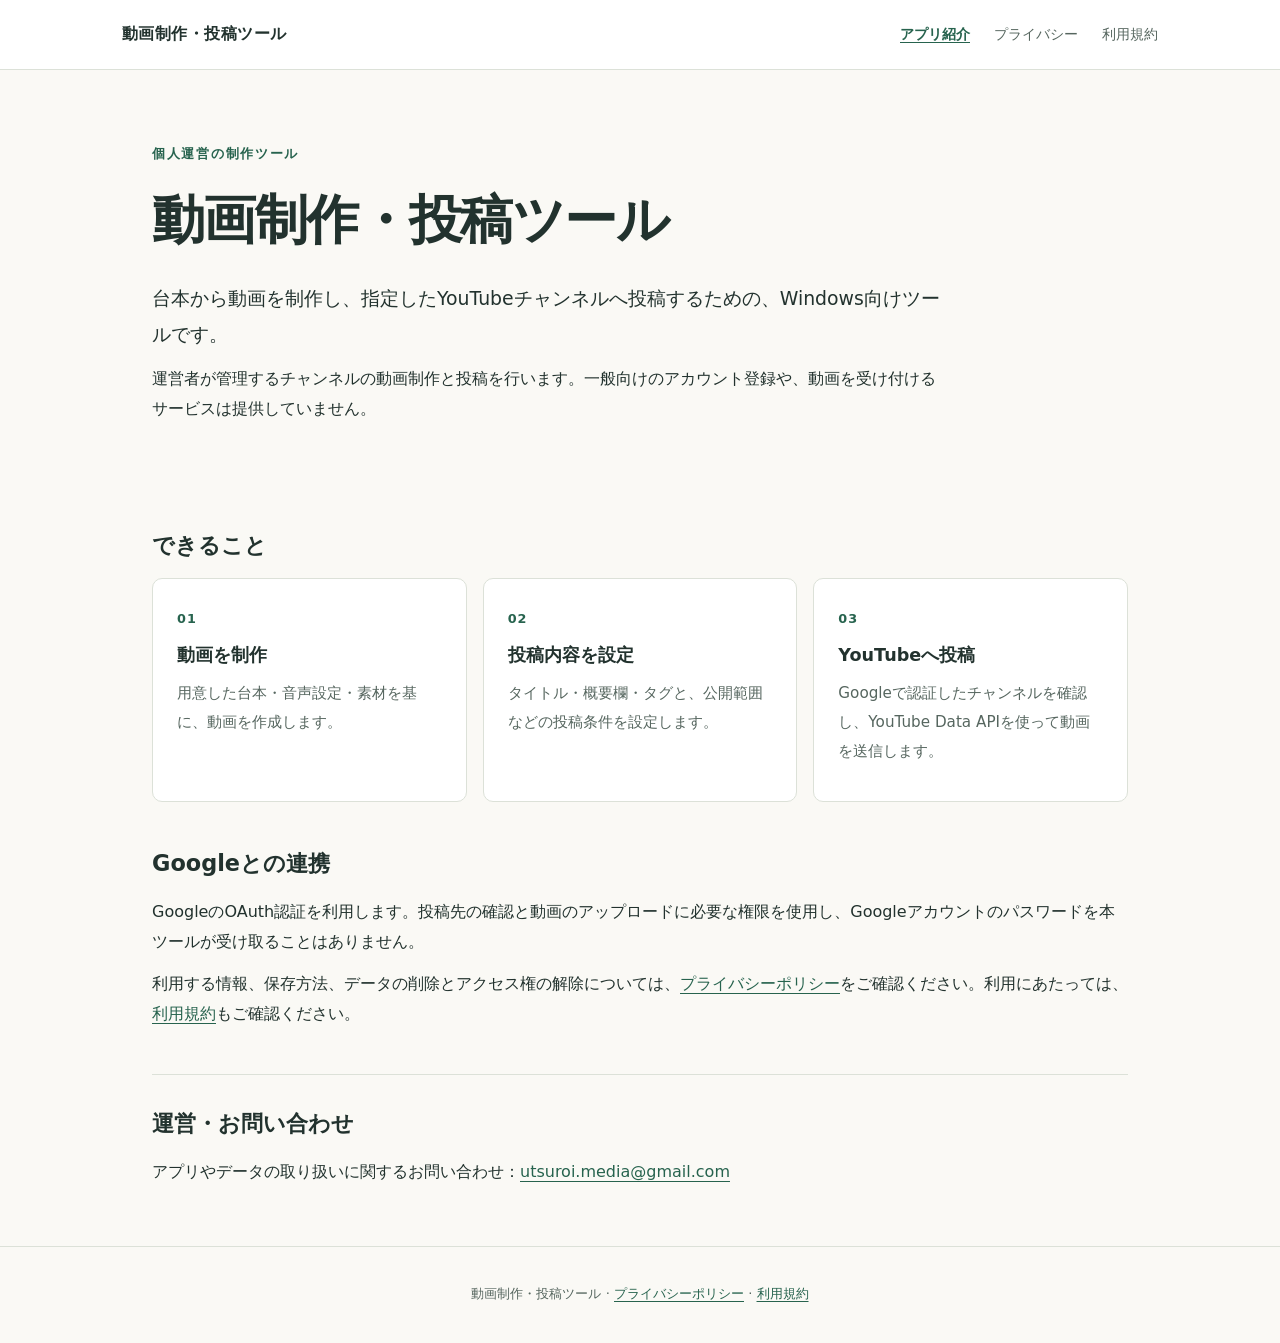
<file: index.html>
<!doctype html>
<html lang="ja">
<head>
  <meta charset="utf-8">
  <meta name="viewport" content="width=device-width, initial-scale=1">
  <meta name="description" content="個人運営の動画制作・投稿ツールの機能とデータの取り扱いをご案内します。">
  <title>動画制作・投稿ツール | アプリのご案内</title>
  <link rel="stylesheet" href="styles.css">
</head>
<body>
  <a class="skip-link" href="#main">本文へ移動</a>
  <header class="site-header">
    <div class="header-inner">
      <a class="brand" href="index.html">動画制作・投稿ツール</a>
      <nav aria-label="メインナビゲーション">
        <a href="index.html" aria-current="page">アプリ紹介</a>
        <a href="privacy.html">プライバシー</a>
        <a href="terms.html">利用規約</a>
      </nav>
    </div>
  </header>
  <main id="main">
    <section class="hero" aria-labelledby="app-title">
      <p class="eyebrow">個人運営の制作ツール</p>
      <h1 id="app-title">動画制作・投稿ツール</h1>
      <p class="lead">台本から動画を制作し、指定したYouTubeチャンネルへ投稿するための、Windows向けツールです。</p>
      <p>運営者が管理するチャンネルの動画制作と投稿を行います。一般向けのアカウント登録や、動画を受け付けるサービスは提供していません。</p>
    </section>
    <section aria-labelledby="features">
      <h2 id="features">できること</h2>
      <div class="cards">
        <article class="card"><span class="step">01</span><h3>動画を制作</h3><p>用意した台本・音声設定・素材を基に、動画を作成します。</p></article>
        <article class="card"><span class="step">02</span><h3>投稿内容を設定</h3><p>タイトル・概要欄・タグと、公開範囲などの投稿条件を設定します。</p></article>
        <article class="card"><span class="step">03</span><h3>YouTubeへ投稿</h3><p>Googleで認証したチャンネルを確認し、YouTube Data APIを使って動画を送信します。</p></article>
      </div>
    </section>
    <section aria-labelledby="data">
      <h2 id="data">Googleとの連携</h2>
      <p>GoogleのOAuth認証を利用します。投稿先の確認と動画のアップロードに必要な権限を使用し、Googleアカウントのパスワードを本ツールが受け取ることはありません。</p>
      <p>利用する情報、保存方法、データの削除とアクセス権の解除については、<a href="privacy.html">プライバシーポリシー</a>をご確認ください。利用にあたっては、<a href="terms.html">利用規約</a>もご確認ください。</p>
    </section>
    <section class="contact" aria-labelledby="contact">
      <h2 id="contact">運営・お問い合わせ</h2>
      <p>アプリやデータの取り扱いに関するお問い合わせ：<a href="mailto:utsuroi.media@gmail.com">utsuroi.media@gmail.com</a></p>
    </section>
  </main>
  <footer><p>動画制作・投稿ツール · <a href="privacy.html">プライバシーポリシー</a> · <a href="terms.html">利用規約</a></p></footer>
</body>
</html>
</file>
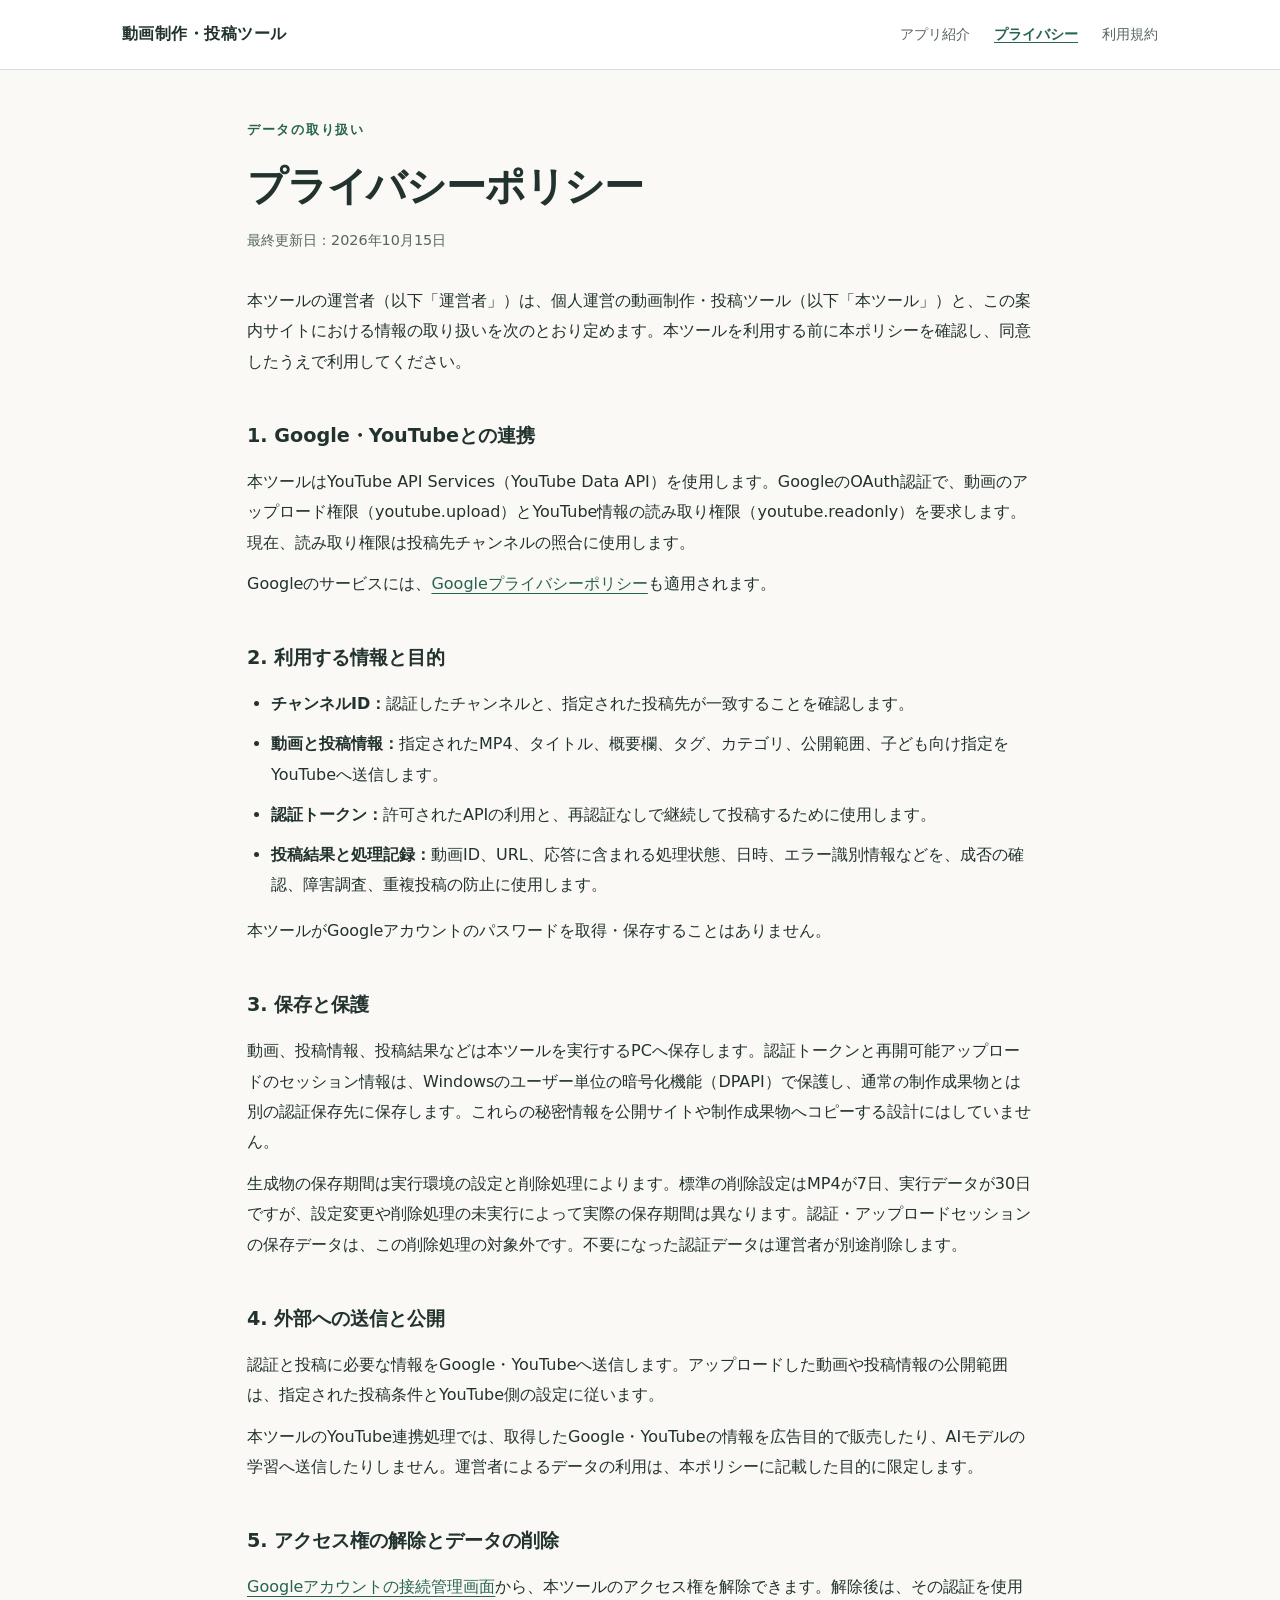
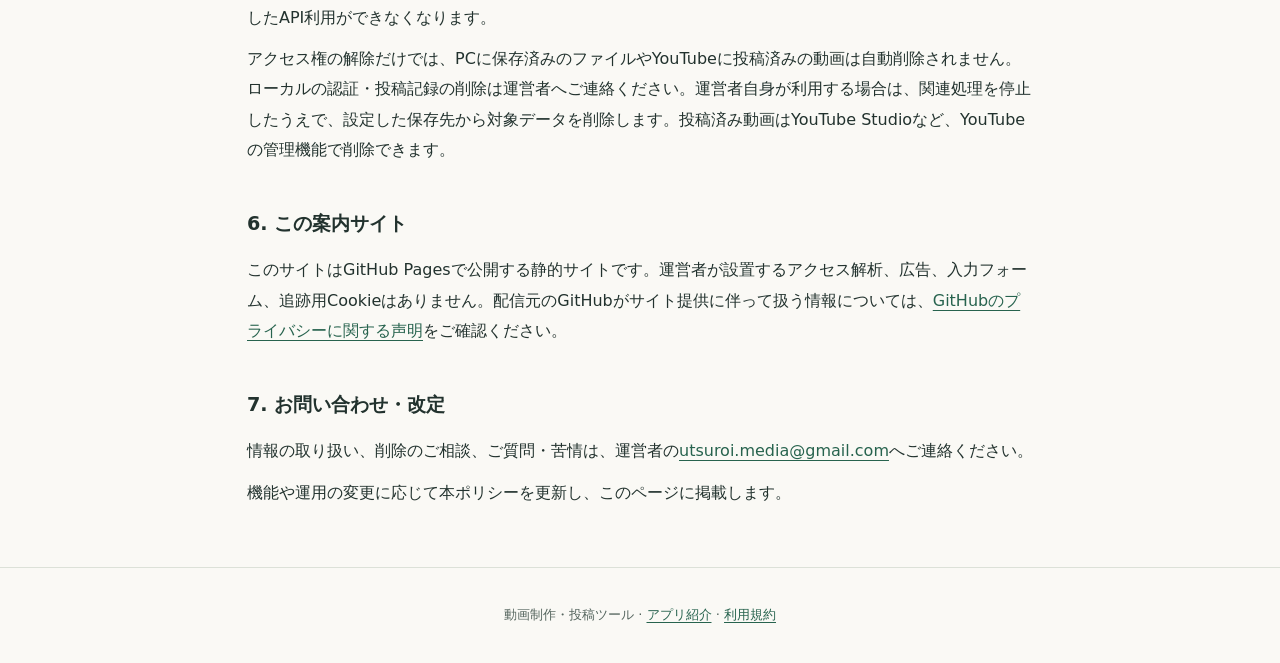
<file: privacy.html>
<!doctype html>
<html lang="ja">
<head>
  <meta charset="utf-8">
  <meta name="viewport" content="width=device-width, initial-scale=1">
  <meta name="description" content="動画制作・投稿ツールにおけるGoogle・YouTubeの情報の利用、保存、削除、認証解除について説明します。">
  <title>プライバシーポリシー | 動画制作・投稿ツール</title>
  <link rel="stylesheet" href="styles.css">
</head>
<body>
  <a class="skip-link" href="#main">本文へ移動</a>
  <header class="site-header"><div class="header-inner">
    <a class="brand" href="index.html">動画制作・投稿ツール</a>
    <nav aria-label="メインナビゲーション"><a href="index.html">アプリ紹介</a><a href="privacy.html" aria-current="page">プライバシー</a><a href="terms.html">利用規約</a></nav>
  </div></header>
  <main id="main" class="document">
    <p class="eyebrow">データの取り扱い</p>
    <h1>プライバシーポリシー</h1>
    <p class="updated">最終更新日：<time datetime="2026-10-15">2026年10月15日</time></p>
    <p>本ツールの運営者（以下「運営者」）は、個人運営の動画制作・投稿ツール（以下「本ツール」）と、この案内サイトにおける情報の取り扱いを次のとおり定めます。本ツールを利用する前に本ポリシーを確認し、同意したうえで利用してください。</p>
    <section><h2>1. Google・YouTubeとの連携</h2>
      <p>本ツールはYouTube API Services（YouTube Data API）を使用します。GoogleのOAuth認証で、動画のアップロード権限（youtube.upload）とYouTube情報の読み取り権限（youtube.readonly）を要求します。現在、読み取り権限は投稿先チャンネルの照合に使用します。</p>
      <p>Googleのサービスには、<a href="https://policies.google.com/privacy">Googleプライバシーポリシー</a>も適用されます。</p>
    </section>
    <section><h2>2. 利用する情報と目的</h2>
      <ul>
        <li><strong>チャンネルID：</strong>認証したチャンネルと、指定された投稿先が一致することを確認します。</li>
        <li><strong>動画と投稿情報：</strong>指定されたMP4、タイトル、概要欄、タグ、カテゴリ、公開範囲、子ども向け指定をYouTubeへ送信します。</li>
        <li><strong>認証トークン：</strong>許可されたAPIの利用と、再認証なしで継続して投稿するために使用します。</li>
        <li><strong>投稿結果と処理記録：</strong>動画ID、URL、応答に含まれる処理状態、日時、エラー識別情報などを、成否の確認、障害調査、重複投稿の防止に使用します。</li>
      </ul>
      <p>本ツールがGoogleアカウントのパスワードを取得・保存することはありません。</p>
    </section>
    <section><h2>3. 保存と保護</h2>
      <p>動画、投稿情報、投稿結果などは本ツールを実行するPCへ保存します。認証トークンと再開可能アップロードのセッション情報は、Windowsのユーザー単位の暗号化機能（DPAPI）で保護し、通常の制作成果物とは別の認証保存先に保存します。これらの秘密情報を公開サイトや制作成果物へコピーする設計にはしていません。</p>
      <p>生成物の保存期間は実行環境の設定と削除処理によります。標準の削除設定はMP4が7日、実行データが30日ですが、設定変更や削除処理の未実行によって実際の保存期間は異なります。認証・アップロードセッションの保存データは、この削除処理の対象外です。不要になった認証データは運営者が別途削除します。</p>
    </section>
    <section><h2>4. 外部への送信と公開</h2>
      <p>認証と投稿に必要な情報をGoogle・YouTubeへ送信します。アップロードした動画や投稿情報の公開範囲は、指定された投稿条件とYouTube側の設定に従います。</p>
      <p>本ツールのYouTube連携処理では、取得したGoogle・YouTubeの情報を広告目的で販売したり、AIモデルの学習へ送信したりしません。運営者によるデータの利用は、本ポリシーに記載した目的に限定します。</p>
    </section>
    <section><h2>5. アクセス権の解除とデータの削除</h2>
      <p><a href="https://myaccount.google.com/connections">Googleアカウントの接続管理画面</a>から、本ツールのアクセス権を解除できます。解除後は、その認証を使用したAPI利用ができなくなります。</p>
      <p>アクセス権の解除だけでは、PCに保存済みのファイルやYouTubeに投稿済みの動画は自動削除されません。ローカルの認証・投稿記録の削除は運営者へご連絡ください。運営者自身が利用する場合は、関連処理を停止したうえで、設定した保存先から対象データを削除します。投稿済み動画はYouTube Studioなど、YouTubeの管理機能で削除できます。</p>
    </section>
    <section><h2>6. この案内サイト</h2>
      <p>このサイトはGitHub Pagesで公開する静的サイトです。運営者が設置するアクセス解析、広告、入力フォーム、追跡用Cookieはありません。配信元のGitHubがサイト提供に伴って扱う情報については、<a href="https://docs.github.com/en/site-policy/privacy-policies/github-general-privacy-statement">GitHubのプライバシーに関する声明</a>をご確認ください。</p>
    </section>
    <section><h2>7. お問い合わせ・改定</h2>
      <p>情報の取り扱い、削除のご相談、ご質問・苦情は、運営者の<a href="mailto:utsuroi.media@gmail.com">utsuroi.media@gmail.com</a>へご連絡ください。</p>
      <p>機能や運用の変更に応じて本ポリシーを更新し、このページに掲載します。</p>
    </section>
  </main>
  <footer><p>動画制作・投稿ツール · <a href="index.html">アプリ紹介</a> · <a href="terms.html">利用規約</a></p></footer>
</body>
</html>
</file>
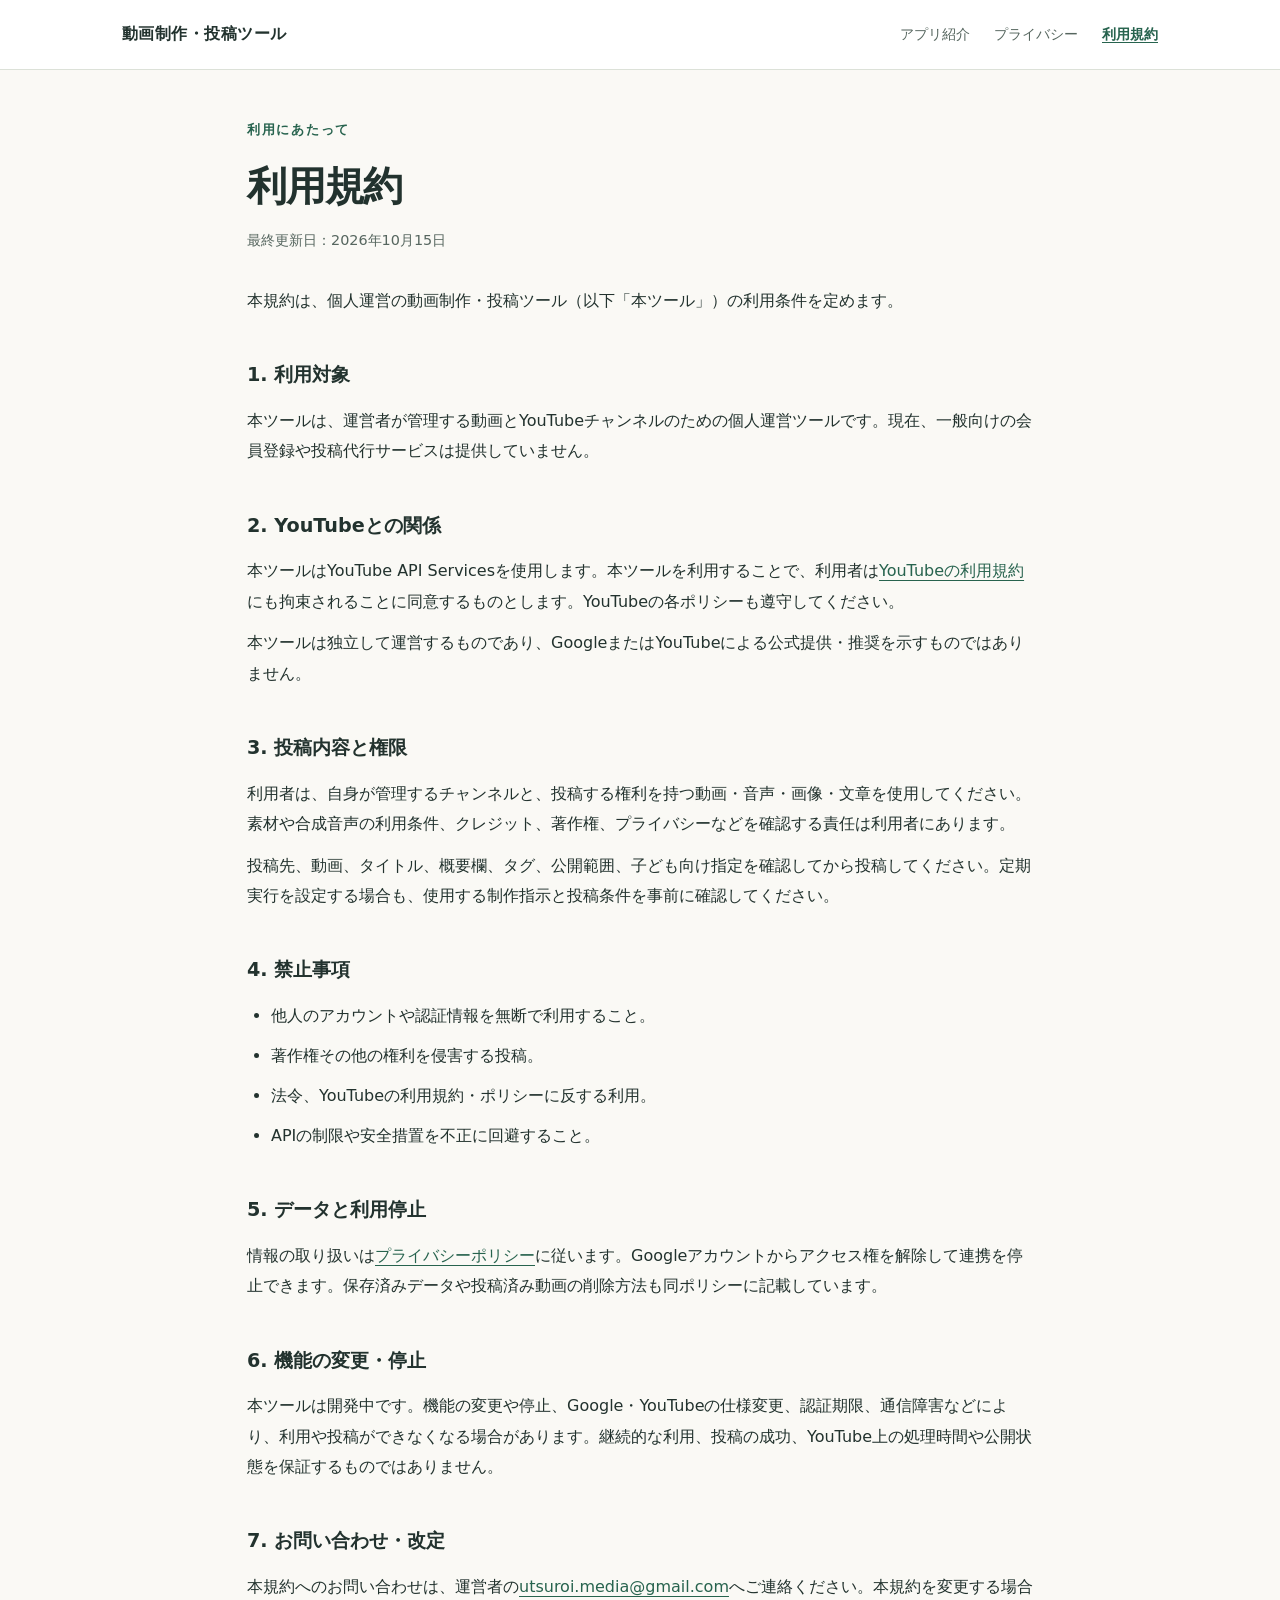
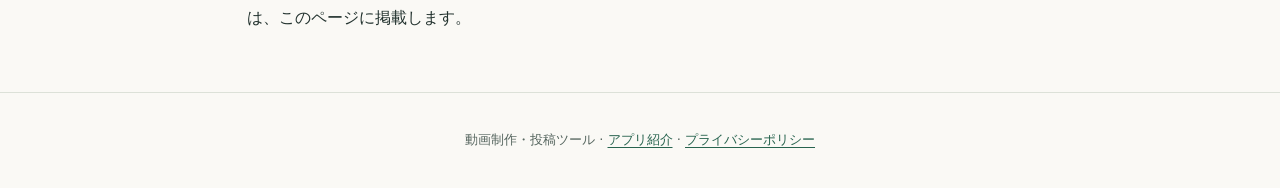
<file: terms.html>
<!doctype html>
<html lang="ja">
<head>
  <meta charset="utf-8">
  <meta name="viewport" content="width=device-width, initial-scale=1">
  <meta name="description" content="個人運営の動画制作・投稿ツールの利用条件をご案内します。">
  <title>利用規約 | 動画制作・投稿ツール</title>
  <link rel="stylesheet" href="styles.css">
</head>
<body>
  <a class="skip-link" href="#main">本文へ移動</a>
  <header class="site-header"><div class="header-inner">
    <a class="brand" href="index.html">動画制作・投稿ツール</a>
    <nav aria-label="メインナビゲーション"><a href="index.html">アプリ紹介</a><a href="privacy.html">プライバシー</a><a href="terms.html" aria-current="page">利用規約</a></nav>
  </div></header>
  <main id="main" class="document">
    <p class="eyebrow">利用にあたって</p>
    <h1>利用規約</h1>
    <p class="updated">最終更新日：<time datetime="2026-10-15">2026年10月15日</time></p>
    <p>本規約は、個人運営の動画制作・投稿ツール（以下「本ツール」）の利用条件を定めます。</p>
    <section><h2>1. 利用対象</h2>
      <p>本ツールは、運営者が管理する動画とYouTubeチャンネルのための個人運営ツールです。現在、一般向けの会員登録や投稿代行サービスは提供していません。</p>
    </section>
    <section><h2>2. YouTubeとの関係</h2>
      <p>本ツールはYouTube API Servicesを使用します。本ツールを利用することで、利用者は<a href="https://www.youtube.com/t/terms">YouTubeの利用規約</a>にも拘束されることに同意するものとします。YouTubeの各ポリシーも遵守してください。</p>
      <p>本ツールは独立して運営するものであり、GoogleまたはYouTubeによる公式提供・推奨を示すものではありません。</p>
    </section>
    <section><h2>3. 投稿内容と権限</h2>
      <p>利用者は、自身が管理するチャンネルと、投稿する権利を持つ動画・音声・画像・文章を使用してください。素材や合成音声の利用条件、クレジット、著作権、プライバシーなどを確認する責任は利用者にあります。</p>
      <p>投稿先、動画、タイトル、概要欄、タグ、公開範囲、子ども向け指定を確認してから投稿してください。定期実行を設定する場合も、使用する制作指示と投稿条件を事前に確認してください。</p>
    </section>
    <section><h2>4. 禁止事項</h2>
      <ul><li>他人のアカウントや認証情報を無断で利用すること。</li><li>著作権その他の権利を侵害する投稿。</li><li>法令、YouTubeの利用規約・ポリシーに反する利用。</li><li>APIの制限や安全措置を不正に回避すること。</li></ul>
    </section>
    <section><h2>5. データと利用停止</h2>
      <p>情報の取り扱いは<a href="privacy.html">プライバシーポリシー</a>に従います。Googleアカウントからアクセス権を解除して連携を停止できます。保存済みデータや投稿済み動画の削除方法も同ポリシーに記載しています。</p>
    </section>
    <section><h2>6. 機能の変更・停止</h2>
      <p>本ツールは開発中です。機能の変更や停止、Google・YouTubeの仕様変更、認証期限、通信障害などにより、利用や投稿ができなくなる場合があります。継続的な利用、投稿の成功、YouTube上の処理時間や公開状態を保証するものではありません。</p>
    </section>
    <section><h2>7. お問い合わせ・改定</h2>
      <p>本規約へのお問い合わせは、運営者の<a href="mailto:utsuroi.media@gmail.com">utsuroi.media@gmail.com</a>へご連絡ください。本規約を変更する場合は、このページに掲載します。</p>
    </section>
  </main>
  <footer><p>動画制作・投稿ツール · <a href="index.html">アプリ紹介</a> · <a href="privacy.html">プライバシーポリシー</a></p></footer>
</body>
</html>
</file>
<file: styles.css>
:root { color-scheme: light; --ink: #22322e; --muted: #56665f; --accent: #27634e; --paper: #faf9f5; --line: #dce1d8; }
* { box-sizing: border-box; }
body { margin: 0; background: var(--paper); color: var(--ink); font-family: system-ui, -apple-system, "Segoe UI", "Noto Sans JP", sans-serif; line-height: 1.9; overflow-wrap: anywhere; }
a { color: var(--accent); text-underline-offset: .22em; }
a:hover { text-decoration-thickness: 2px; }
a:focus-visible { outline: 3px solid var(--accent); outline-offset: 5px; border-radius: 2px; }
.skip-link { position: absolute; left: 1rem; top: -6rem; background: white; padding: .6rem 1rem; z-index: 10; }
.skip-link:focus { top: .5rem; }
.site-header { border-bottom: 1px solid var(--line); background: #fff; }
.header-inner { max-width: 1100px; margin: auto; padding: 1.2rem 2rem; display: flex; align-items: center; justify-content: space-between; gap: 1rem 2rem; flex-wrap: wrap; }
.brand { color: var(--ink); font-weight: 750; text-decoration: none; letter-spacing: .03em; }
nav { display: flex; flex-wrap: wrap; gap: .5rem 1.5rem; font-size: .9rem; }
nav a { color: var(--muted); text-decoration: none; }
nav a[aria-current="page"] { color: var(--accent); text-decoration: underline; font-weight: 700; }
main { max-width: 1040px; margin: auto; padding: 0 2rem 3rem; }
.hero { padding: 4.5rem 0 3rem; max-width: 790px; }
.eyebrow { color: var(--accent); font-size: .82rem; font-weight: 700; letter-spacing: .13em; margin: 0 0 .8rem; }
h1, h2, h3 { line-height: 1.5; text-wrap: pretty; }
h1 { font-size: clamp(2rem, 5vw, 3.3rem); letter-spacing: -.03em; margin: 0 0 1.4rem; }
h2 { font-size: 1.4rem; margin: 0 0 1rem; }
h3 { font-size: 1.1rem; margin: .5rem 0; }
p { margin: .7rem 0; }
.lead { font-size: 1.18rem; }
main > section:not(.hero) { margin-top: 2.8rem; }
.cards { display: grid; grid-template-columns: repeat(3, 1fr); gap: 1rem; }
.card { background: #fff; padding: 1.5rem; border: 1px solid var(--line); border-radius: 10px; }
.card p { font-size: .95rem; color: var(--muted); }
.step { color: var(--accent); font-size: .8rem; font-weight: 700; letter-spacing: .08em; }
.contact { border-top: 1px solid var(--line); padding-top: 2rem; }
.document { max-width: 850px; padding-top: 3rem; }
.document h1 { font-size: clamp(1.9rem, 4vw, 2.5rem); margin-bottom: .7rem; }
.updated { color: var(--muted); font-size: .9rem; margin-bottom: 2rem; }
.document section { margin-top: 2.2rem; }
.document h2 { font-size: 1.2rem; }
ul { padding-left: 1.5rem; }
li + li { margin-top: .6rem; }
footer { border-top: 1px solid var(--line); padding: 1.5rem 2rem; font-size: .82rem; color: var(--muted); text-align: center; }
@media (max-width: 680px) { .header-inner { padding: 1rem 1.25rem; } main { padding-left: 1.25rem; padding-right: 1.25rem; } .hero { padding-top: 3rem; } .cards { grid-template-columns: 1fr; } .document { padding-top: 2rem; } }
</file>
